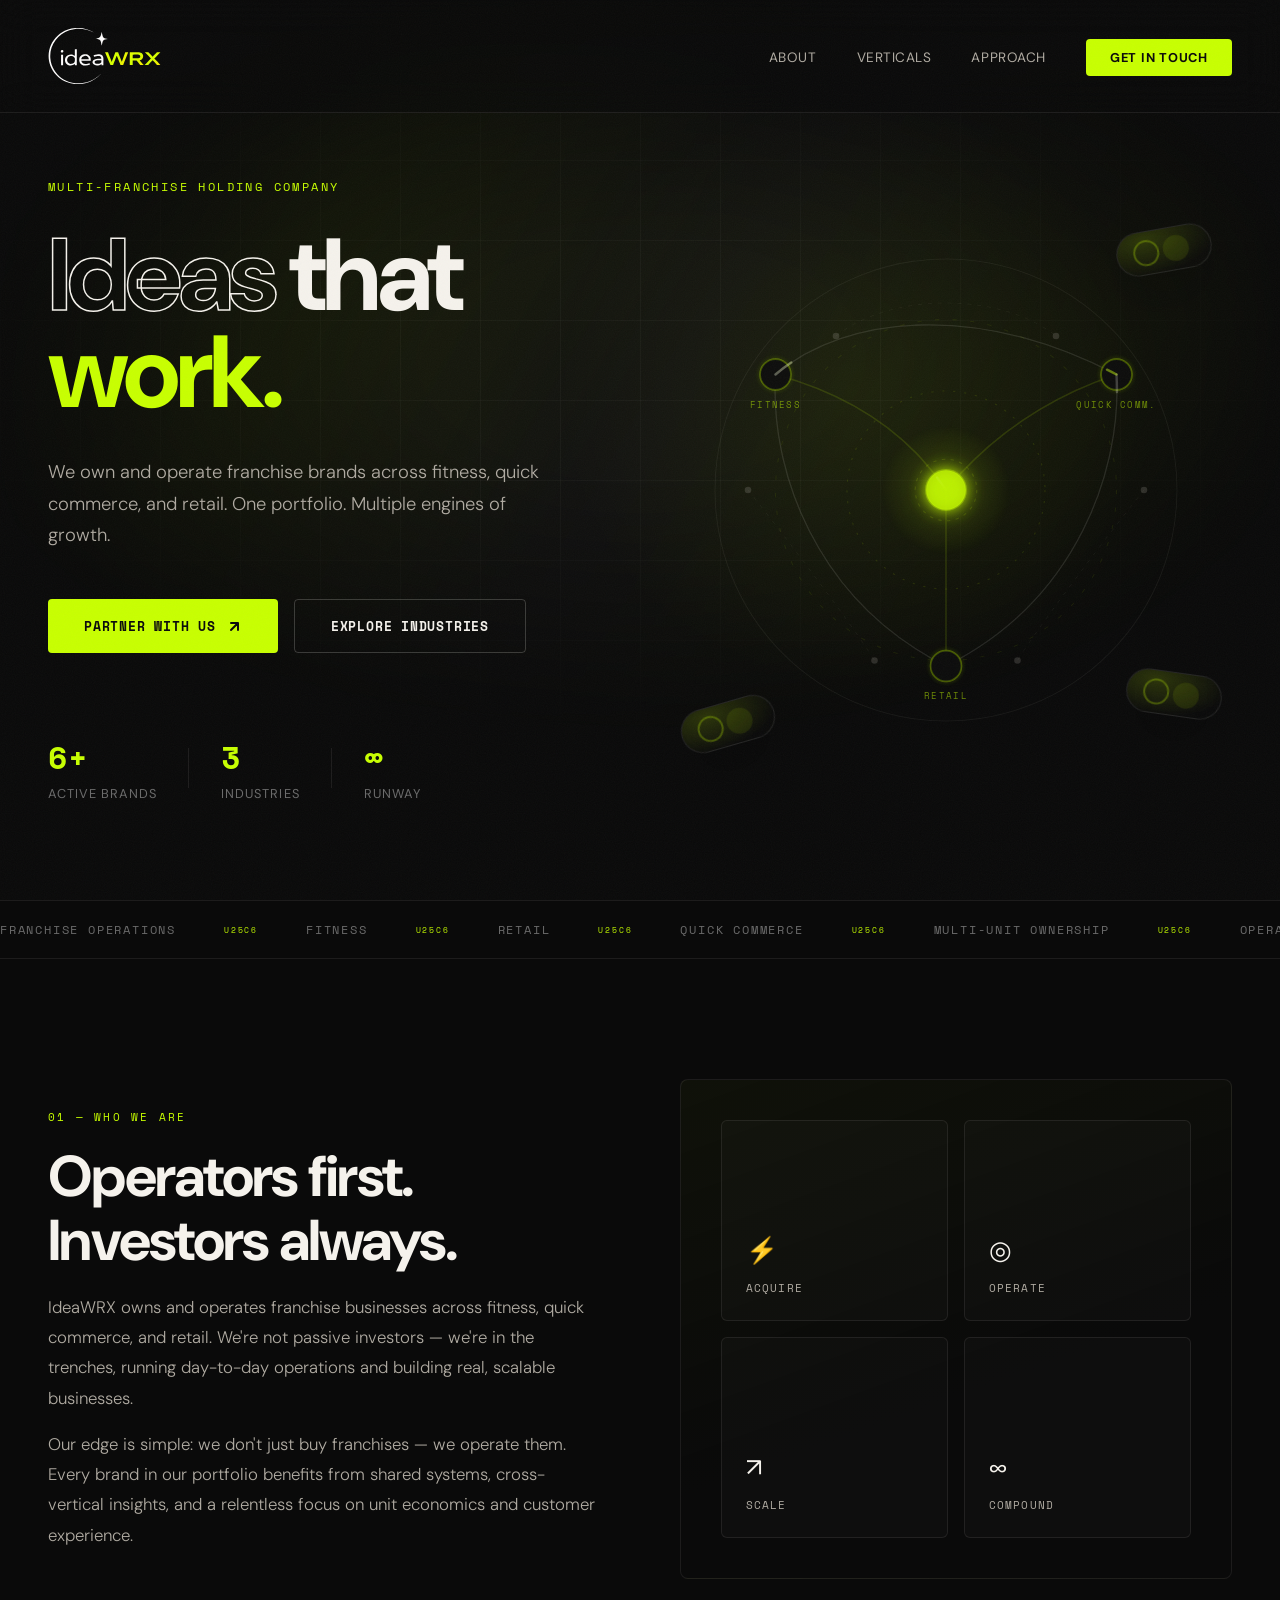
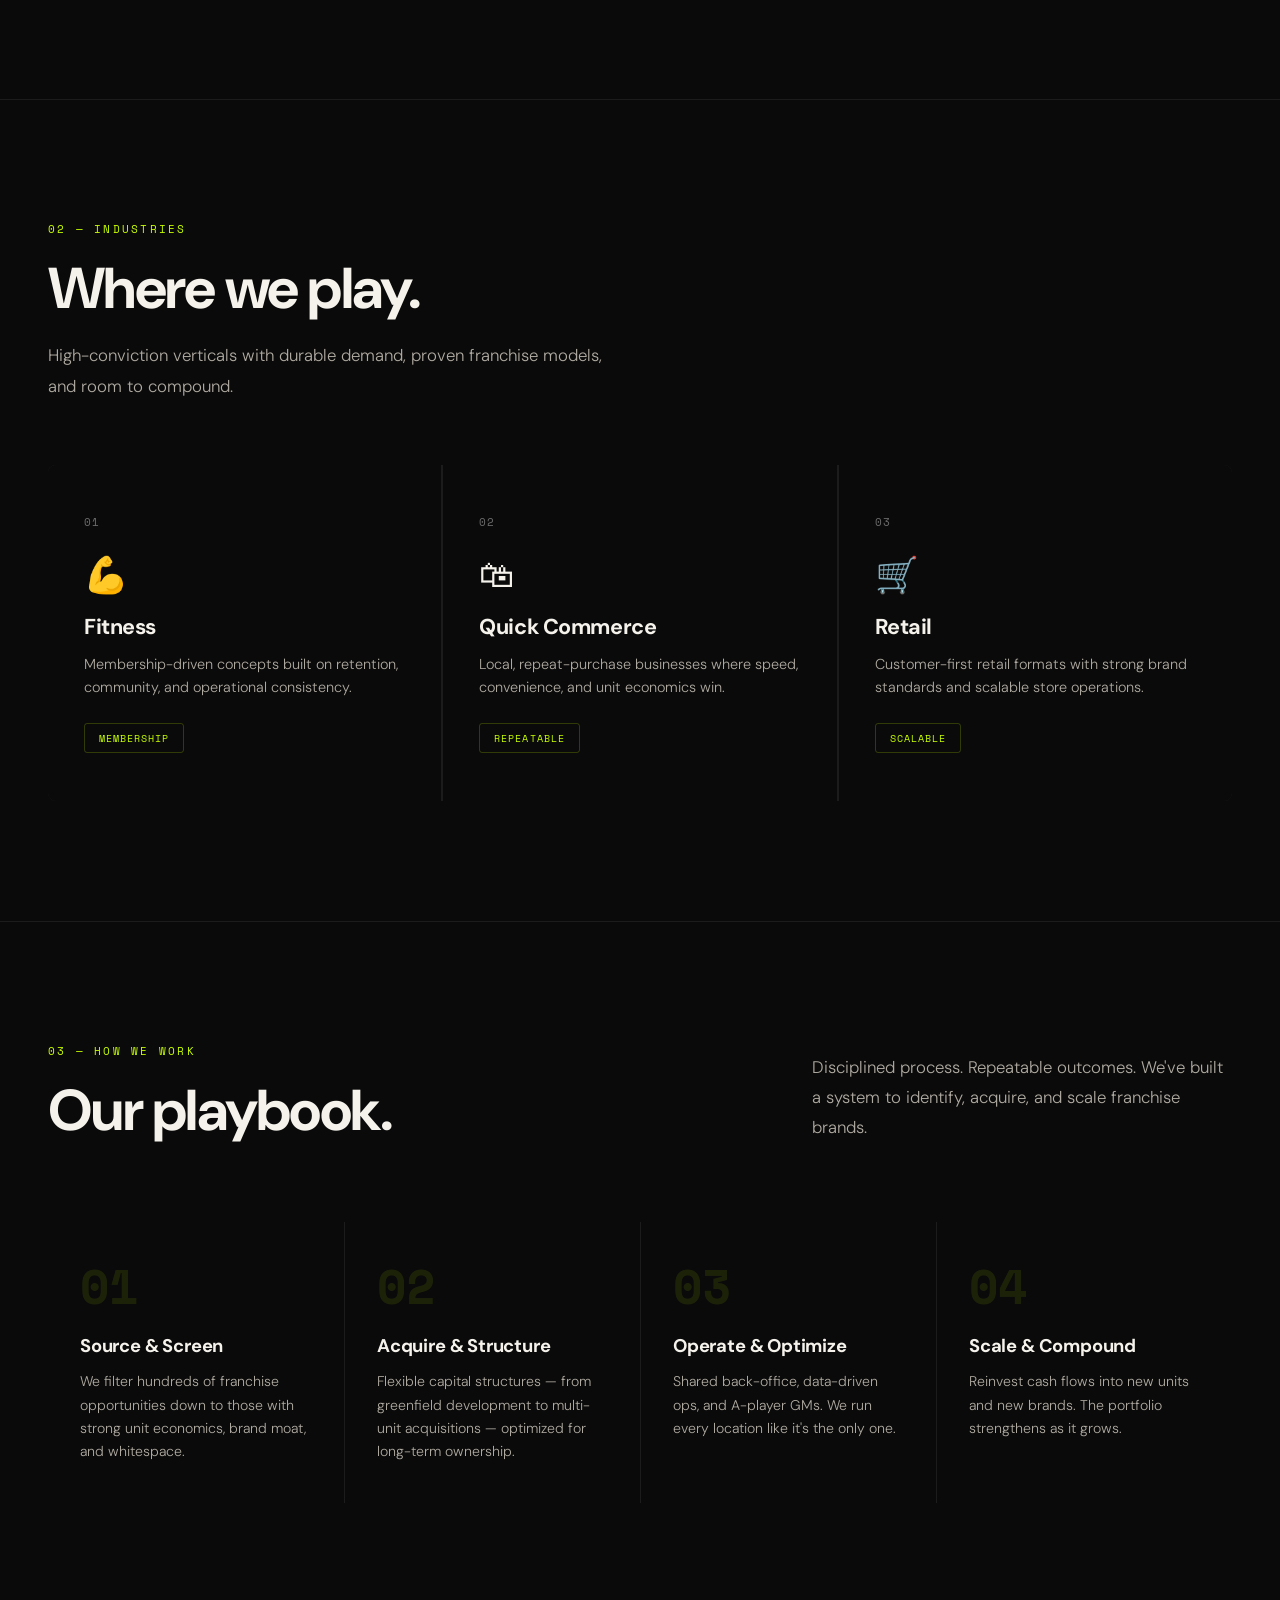
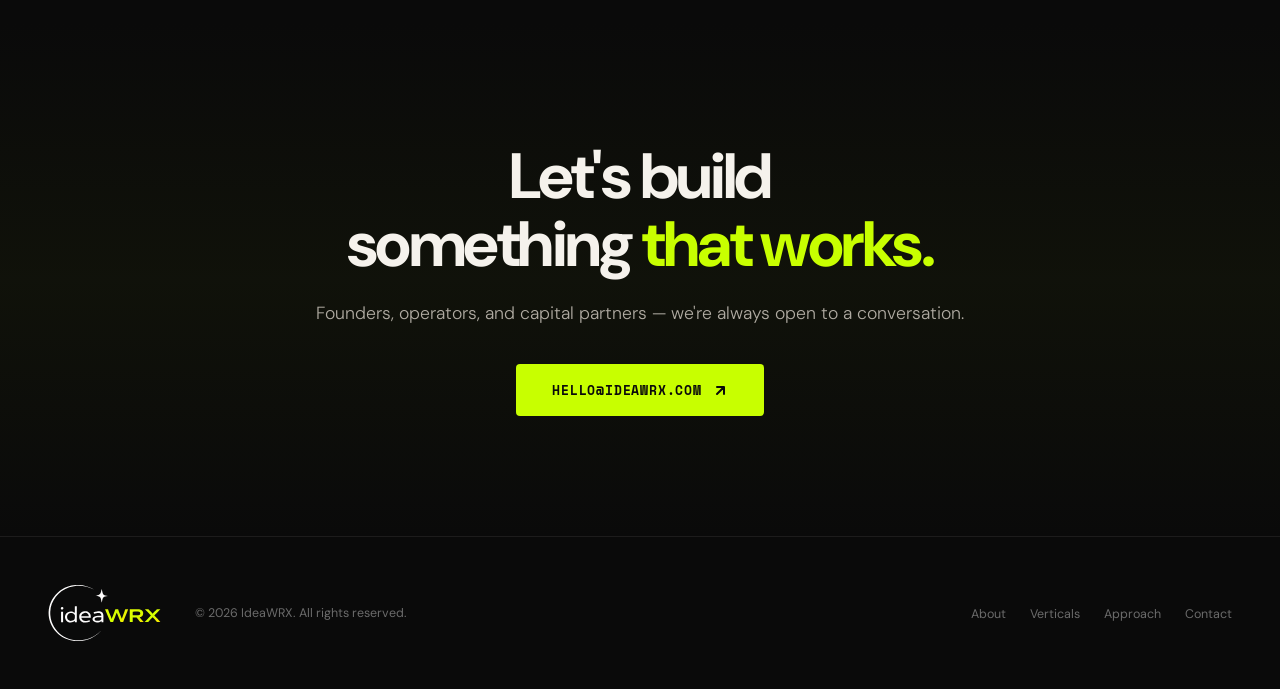
<file: index.html>
<!DOCTYPE html>
<html lang="en">
<head>
  <meta charset="UTF-8">
  <meta name="viewport" content="width=device-width, initial-scale=1.0">
  <title>IdeaWRX — Multi-Franchise Holding Company | Ideas That Work</title>
  <meta name="description" content="IdeaWRX is a multi-franchise holding company operating across fitness, quick commerce, and retail. Operators first. Investors always.">
  <meta name="keywords" content="franchise, holding company, multi-unit, fitness, quick commerce, retail, franchise operations, brand building, IdeaWRX">

  <!-- Open Graph -->
  <meta property="og:type" content="website">
  <meta property="og:title" content="IdeaWRX — Ideas That Work">
  <meta property="og:description" content="We operate franchise brands across fitness, quick commerce, and retail. One portfolio. Multiple engines of growth.">
  <meta property="og:image" content="logo/ideawrx_logo.png">
  <meta property="og:url" content="https://ideawrx.com">

  <!-- Twitter Card -->
  <meta name="twitter:card" content="summary_large_image">
  <meta name="twitter:title" content="IdeaWRX — Ideas That Work">
  <meta name="twitter:description" content="We operate franchise brands across fitness, quick commerce, and retail.">
  <meta name="twitter:image" content="logo/ideawrx_logo.png">

  <!-- Favicon -->
  <link rel="icon" type="image/svg+xml" href="favicon.svg">
  <link rel="icon" type="image/png" href="logo/ideawrx_logo.png">

  <!-- Fonts -->
  <link rel="preconnect" href="https://fonts.googleapis.com">
  <link rel="preconnect" href="https://fonts.gstatic.com" crossorigin>
  <link href="https://fonts.googleapis.com/css2?family=DM+Sans:ital,opsz,wght@0,9..40,300;0,9..40,400;0,9..40,500;0,9..40,700;1,9..40,300&family=Outfit:wght@300;400;700;800&family=Space+Mono:wght@400;700&display=swap" rel="stylesheet">

  <!-- Styles -->
  <link rel="stylesheet" href="styles.css">
</head>
<body>

<!-- SKIP LINK -->
<a href="#main" class="skip-link">Skip to main content</a>

<!-- NAV -->
<header>
  <nav aria-label="Main navigation">
    <a href="#" class="logo" aria-label="IdeaWRX home">
      <img src="logo/ideawrx_logo.svg" alt="IdeaWRX" class="logo-img">
    </a>
    <ul class="nav-links">
      <li><a href="#about">About</a></li>
      <li><a href="#verticals">Verticals</a></li>
      <li><a href="#approach">Approach</a></li>
      <li><a href="#contact" class="nav-cta">Get in Touch</a></li>
    </ul>
    <button class="hamburger" aria-label="Toggle menu" aria-expanded="false">
      <span></span>
      <span></span>
      <span></span>
    </button>
  </nav>
</header>

<!-- MOBILE NAV -->
<ul class="mobile-nav" aria-label="Mobile navigation">
  <li><a href="#about">About</a></li>
  <li><a href="#verticals">Verticals</a></li>
  <li><a href="#approach">Approach</a></li>
  <li><a href="#contact" class="nav-cta">Get in Touch</a></li>
</ul>

<!-- MAIN CONTENT -->
<main id="main">

  <!-- HERO -->
  <section class="hero" aria-label="Introduction">
    <div class="hero-grid-bg" aria-hidden="true">
      <div class="hero-visual-frame"></div>
    </div>
    <div class="hero-glow" aria-hidden="true"></div>
    <div class="hero-inner">
      <div class="hero-content">
        <div class="hero-tag">Multi-Franchise Holding Company</div>
        <h1>
          <span class="outline">Ideas</span> that<br>
          <span class="accent">work.</span>
        </h1>
        <p class="hero-sub">
          We own and operate franchise brands across fitness, quick commerce, and retail.
          One portfolio. Multiple engines of growth.
        </p>
        <div class="hero-actions">
          <a href="#contact" class="btn-primary">
            Partner With Us
            <svg width="16" height="16" fill="none" stroke="currentColor" stroke-width="2" stroke-linecap="round" stroke-linejoin="round" aria-hidden="true"><path d="M5 12l7-7M5 5h7v7"/></svg>
          </a>
          <a href="#verticals" class="btn-secondary">Explore Industries</a>
        </div>
        <div class="hero-stats">
          <div class="stat-item">
            <div class="stat-num">6+</div>
            <div class="stat-label">Active Brands</div>
          </div>
          <div class="stat-item">
            <div class="stat-num">3</div>
            <div class="stat-label">Industries</div>
          </div>
          <div class="stat-item">
            <div class="stat-num">&infin;</div>
            <div class="stat-label">Runway</div>
          </div>
        </div>
      </div>
      <div class="hero-graphic" aria-hidden="true">
        <svg class="hero-network" viewBox="0 0 520 520" role="presentation" aria-hidden="true">
          <defs>
            <linearGradient id="netGlow" x1="0" y1="0" x2="1" y2="1">
              <stop offset="0" stop-color="rgba(200,255,0,0.85)"/>
              <stop offset="0.55" stop-color="rgba(245,242,236,0.35)"/>
              <stop offset="1" stop-color="rgba(200,255,0,0.55)"/>
            </linearGradient>
            <linearGradient id="netGlow2" x1="0" y1="1" x2="1" y2="0">
              <stop offset="0" stop-color="rgba(200,255,0,0.7)"/>
              <stop offset="1" stop-color="rgba(245,242,236,0.25)"/>
            </linearGradient>
            <radialGradient id="hubGlow" cx="50%" cy="50%" r="50%">
              <stop offset="0" stop-color="rgba(200,255,0,0.4)"/>
              <stop offset="0.6" stop-color="rgba(200,255,0,0.08)"/>
              <stop offset="1" stop-color="rgba(200,255,0,0)"/>
            </radialGradient>
            <filter id="soft" x="-30%" y="-30%" width="160%" height="160%">
              <feGaussianBlur stdDeviation="2.2" result="b"/>
              <feColorMatrix in="b" type="matrix" values="
                1 0 0 0 0
                0 1 0 0 0
                0 0 1 0 0
                0 0 0 0.7 0"/>
              <feMerge>
                <feMergeNode/>
                <feMergeNode in="SourceGraphic"/>
              </feMerge>
            </filter>
            <filter id="glow" x="-50%" y="-50%" width="200%" height="200%">
              <feGaussianBlur stdDeviation="6" result="g"/>
              <feMerge>
                <feMergeNode in="g"/>
                <feMergeNode in="SourceGraphic"/>
              </feMerge>
            </filter>
          </defs>

          <!-- outer rings -->
          <circle class="net-ring" cx="260" cy="260" r="210" />
          <circle class="net-ring ring2" cx="260" cy="260" r="155" />
          <circle class="net-ring ring3" cx="260" cy="260" r="90" />

          <!-- hub glow -->
          <circle cx="260" cy="260" r="60" fill="url(#hubGlow)" class="hub-glow" />

          <!-- connections to hub -->
          <path class="net-path net-path-hub" d="M260 260 C 220 200, 160 170, 105 155" />
          <path class="net-path net-path-hub" d="M260 260 C 310 200, 370 170, 415 155" />
          <path class="net-path net-path-hub" d="M260 260 C 260 320, 260 370, 260 420" />

          <!-- inter-node connections -->
          <path class="net-path" d="M105 155 C 170 100, 290 90, 415 155" />
          <path class="net-path" d="M105 155 C 100 240, 140 360, 260 420" />
          <path class="net-path" d="M415 155 C 420 240, 380 360, 260 420" />

          <!-- secondary connections -->
          <path class="net-path net-path-dim" d="M160 120 C 210 80, 310 80, 360 120" />
          <path class="net-path net-path-dim" d="M80 260 C 120 310, 180 390, 195 415" />
          <path class="net-path net-path-dim" d="M440 260 C 400 310, 340 390, 325 415" />

          <!-- satellite micro-nodes -->
          <circle class="net-node net-node-micro" cx="160" cy="120" r="3" />
          <circle class="net-node net-node-micro" cx="360" cy="120" r="3" />
          <circle class="net-node net-node-micro" cx="80" cy="260" r="3" />
          <circle class="net-node net-node-micro" cx="440" cy="260" r="3" />
          <circle class="net-node net-node-micro" cx="195" cy="415" r="3" />
          <circle class="net-node net-node-micro" cx="325" cy="415" r="3" />

          <!-- industry nodes -->
          <g filter="url(#soft)">
            <circle class="net-node net-node-industry n-fitness" cx="105" cy="155" r="14" />
            <circle class="net-node net-node-industry n-qc" cx="415" cy="155" r="14" />
            <circle class="net-node net-node-industry n-retail" cx="260" cy="420" r="14" />
          </g>

          <!-- industry labels -->
          <text class="net-label" x="105" y="185" text-anchor="middle">FITNESS</text>
          <text class="net-label" x="415" y="185" text-anchor="middle">QUICK COMM.</text>
          <text class="net-label" x="260" y="450" text-anchor="middle">RETAIL</text>

          <!-- center hub -->
          <g filter="url(#glow)">
            <circle class="net-node net-hub" cx="260" cy="260" r="18" />
          </g>
          <circle class="net-hub-ring" cx="260" cy="260" r="28" />

          <!-- traveling signals -->
          <path class="net-signal sig1" d="M105 155 C 170 100, 290 90, 415 155" />
          <path class="net-signal sig2" d="M260 260 C 260 320, 260 370, 260 420" />
          <path class="net-signal sig3" d="M260 260 C 220 200, 160 170, 105 155" />
          <path class="net-signal sig4" d="M415 155 C 420 240, 380 360, 260 420" />
        </svg>
        <div class="hero-link l1"></div>
        <div class="hero-link l2"></div>
        <div class="hero-link l3"></div>
      </div>
    </div>
  </section>

  <!-- MARQUEE -->
  <div class="marquee-wrap" aria-hidden="true">
    <div class="marquee-track">
      <span>Franchise Operations</span>
      <span>Fitness</span>
      <span>Retail</span>
      <span>Quick Commerce</span>
      <span>Multi-Unit Ownership</span>
      <span>Operational Excellence</span>
      <span>Franchise Operations</span>
      <span>Fitness</span>
      <span>Retail</span>
      <span>Quick Commerce</span>
      <span>Multi-Unit Ownership</span>
      <span>Operational Excellence</span>
    </div>
  </div>

  <!-- ABOUT -->
  <section id="about" class="reveal" aria-labelledby="about-title">
    <div class="about">
      <div>
        <div class="section-tag">01 — Who We Are</div>
        <h2 class="section-title" id="about-title">Operators first.<br>Investors always.</h2>
        <p class="section-desc">
          IdeaWRX owns and operates franchise businesses across fitness, quick commerce, and retail.
          We're not passive investors — we're in the trenches, running day-to-day operations and building real, scalable businesses.
        </p>
        <p class="section-desc" style="margin-top: 16px;">
          Our edge is simple: we don't just buy franchises — we operate them. Every
          brand in our portfolio benefits from shared systems, cross-vertical insights,
          and a relentless focus on unit economics and customer experience.
        </p>
      </div>
      <div class="about-visual" aria-hidden="true">
        <div class="about-visual-inner">
          <div class="about-block">
            <div class="about-block-icon">&#9889;</div>
            <div class="about-block-label">Acquire</div>
          </div>
          <div class="about-block">
            <div class="about-block-icon">&#9678;</div>
            <div class="about-block-label">Operate</div>
          </div>
          <div class="about-block">
            <div class="about-block-icon">&nearr;</div>
            <div class="about-block-label">Scale</div>
          </div>
          <div class="about-block">
            <div class="about-block-icon">&infin;</div>
            <div class="about-block-label">Compound</div>
          </div>
        </div>
      </div>
    </div>
  </section>

  <!-- VERTICALS -->
  <section id="verticals" class="reveal" style="border-top: 1px solid var(--border);" aria-labelledby="verticals-title">
    <div class="section-tag">02 — Industries</div>
    <h2 class="section-title" id="verticals-title">Where we play.</h2>
    <p class="section-desc">
      High-conviction verticals with durable demand, proven franchise models, and room to compound.
    </p>
    <div class="verticals-grid">
      <div class="vertical-card">
        <div class="vertical-num">01</div>
        <div class="vertical-icon" aria-hidden="true">&#128170;</div>
        <div class="vertical-name">Fitness</div>
        <div class="vertical-desc">Membership-driven concepts built on retention, community, and operational consistency.</div>
        <div class="vertical-tag">Membership</div>
      </div>
      <div class="vertical-card">
        <div class="vertical-num">02</div>
        <div class="vertical-icon" aria-hidden="true">&#128717;</div>
        <div class="vertical-name">Quick Commerce</div>
        <div class="vertical-desc">Local, repeat-purchase businesses where speed, convenience, and unit economics win.</div>
        <div class="vertical-tag">Repeatable</div>
      </div>
      <div class="vertical-card">
        <div class="vertical-num">03</div>
        <div class="vertical-icon" aria-hidden="true">&#128722;</div>
        <div class="vertical-name">Retail</div>
        <div class="vertical-desc">Customer-first retail formats with strong brand standards and scalable store operations.</div>
        <div class="vertical-tag">Scalable</div>
      </div>
    </div>
  </section>

  <!-- APPROACH -->
  <section id="approach" class="approach reveal" aria-labelledby="approach-title">
    <div class="approach-header">
      <div>
        <div class="section-tag">03 — How We Work</div>
        <h2 class="section-title" id="approach-title">Our playbook.</h2>
      </div>
      <p class="section-desc" style="margin-top: 0; max-width: 420px;">
        Disciplined process. Repeatable outcomes. We've built a system to identify, acquire, and scale franchise brands.
      </p>
    </div>
    <div class="approach-steps">
      <div class="approach-step">
        <div class="step-num">01</div>
        <div class="step-title">Source &amp; Screen</div>
        <div class="step-desc">We filter hundreds of franchise opportunities down to those with strong unit economics, brand moat, and whitespace.</div>
      </div>
      <div class="approach-step">
        <div class="step-num">02</div>
        <div class="step-title">Acquire &amp; Structure</div>
        <div class="step-desc">Flexible capital structures — from greenfield development to multi-unit acquisitions — optimized for long-term ownership.</div>
      </div>
      <div class="approach-step">
        <div class="step-num">03</div>
        <div class="step-title">Operate &amp; Optimize</div>
        <div class="step-desc">Shared back-office, data-driven ops, and A-player GMs. We run every location like it's the only one.</div>
      </div>
      <div class="approach-step">
        <div class="step-num">04</div>
        <div class="step-title">Scale &amp; Compound</div>
        <div class="step-desc">Reinvest cash flows into new units and new brands. The portfolio strengthens as it grows.</div>
      </div>
    </div>
  </section>

  <!-- CTA -->
  <section class="cta-band reveal" id="contact" aria-labelledby="cta-title">
    <div class="cta-band-bg" aria-hidden="true"></div>
    <h2 id="cta-title">Let's build<br>something <span style="color: var(--accent);">that works.</span></h2>
    <p>Founders, operators, and capital partners — we're always open to a conversation.</p>
    <a href="mailto:hello@ideawrx.com" class="btn-primary">
      hello@ideawrx.com
      <svg width="16" height="16" fill="none" stroke="currentColor" stroke-width="2" stroke-linecap="round" stroke-linejoin="round" aria-hidden="true"><path d="M5 12l7-7M5 5h7v7"/></svg>
    </a>
  </section>

</main>

<!-- SCROLL TO TOP -->
<button class="scroll-top" aria-label="Scroll to top">
  <svg viewBox="0 0 24 24" fill="none" stroke="currentColor" stroke-width="2.5" stroke-linecap="round" stroke-linejoin="round" aria-hidden="true">
    <path d="M18 15l-6-6-6 6"/>
  </svg>
</button>

<!-- FOOTER -->
<footer>
  <div class="footer-left">
    <a href="#" class="logo" aria-label="IdeaWRX home">
      <img src="logo/ideawrx_logo.svg" alt="IdeaWRX" class="logo-img" loading="lazy">
    </a>
    <span class="footer-copy">&copy; 2026 IdeaWRX. All rights reserved.</span>
  </div>
  <ul class="footer-links">
    <li><a href="#about">About</a></li>
    <li><a href="#verticals">Verticals</a></li>
    <li><a href="#approach">Approach</a></li>
    <li><a href="mailto:hello@ideawrx.com">Contact</a></li>
  </ul>
</footer>

<script src="script.js"></script>
</body>
</html>
</file>
<file: styles.css>
:root {
  --black: #0a0a0a;
  --white: #f5f2ec;
  --cream: #ede8df;
  --accent: #c8ff00;
  --accent-dim: #a3cc00;
  --gray: #6b6b6b;
  --gray-light: #b0aba2;
  --border: rgba(245, 242, 236, 0.08);
}

* { margin: 0; padding: 0; box-sizing: border-box; }

html {
  scroll-behavior: smooth;
  background: var(--black);
  color: var(--white);
}

a:focus-visible,
button:focus-visible {
  outline: 2px solid var(--accent);
  outline-offset: 2px;
}

body {
  font-family: 'DM Sans', sans-serif;
  background: var(--black);
  overflow-x: hidden;
  -webkit-font-smoothing: antialiased;
}

::selection {
  background: var(--accent);
  color: var(--black);
}

/* ── SKIP LINK ── */
.skip-link {
  position: absolute;
  top: -100%;
  left: 16px;
  z-index: 200;
  background: var(--accent);
  color: var(--black);
  padding: 12px 24px;
  font-weight: 700;
  font-size: 0.85rem;
  text-decoration: none;
  border-radius: 0 0 4px 4px;
  transition: top 0.3s;
}

.skip-link:focus {
  top: 0;
}

/* ── NOISE OVERLAY ── */
body::before {
  content: '';
  position: fixed;
  inset: 0;
  z-index: 9999;
  pointer-events: none;
  opacity: 0.035;
  background-image: url("data:image/svg+xml,%3Csvg viewBox='0 0 256 256' xmlns='http://www.w3.org/2000/svg'%3E%3Cfilter id='n'%3E%3CfeTurbulence type='fractalNoise' baseFrequency='0.9' numOctaves='4' stitchTiles='stitch'/%3E%3C/filter%3E%3Crect width='100%25' height='100%25' filter='url(%23n)'/%3E%3C/svg%3E");
  background-size: 256px;
}

/* ── NAV ── */
nav {
  position: fixed;
  top: 0;
  left: 0;
  right: 0;
  z-index: 100;
  padding: 28px 48px;
  display: flex;
  align-items: center;
  justify-content: space-between;
  backdrop-filter: blur(20px);
  -webkit-backdrop-filter: blur(20px);
  background: rgba(10, 10, 10, 0.6);
  border-bottom: 1px solid var(--border);
  transition: all 0.4s ease;
}

nav.scrolled {
  padding: 16px 48px;
  background: rgba(10, 10, 10, 0.9);
}

nav.scrolled .logo-img {
  height: 44px;
}

.logo {
  display: inline-flex;
  align-items: center;
  text-decoration: none;
}

.logo-img {
  height: 56px;
  width: auto;
  transition: all 0.3s ease;
}

.logo:hover .logo-img {
  opacity: 0.85;
}

.nav-links {
  display: flex;
  gap: 40px;
  align-items: center;
  list-style: none;
}

.nav-links a {
  color: var(--gray-light);
  text-decoration: none;
  font-size: 0.85rem;
  font-weight: 400;
  letter-spacing: 0.04em;
  text-transform: uppercase;
  transition: color 0.3s;
}

.nav-links a:hover { color: var(--white); }

.nav-cta {
  background: var(--accent) !important;
  color: var(--black) !important;
  padding: 10px 24px;
  border-radius: 4px;
  font-weight: 700 !important;
  font-size: 0.8rem !important;
  letter-spacing: 0.06em !important;
  transition: all 0.25s ease !important;
}

.nav-cta:hover {
  background: var(--white) !important;
  transform: translateY(-1px);
}

/* ── HAMBURGER ── */
.hamburger {
  display: none;
  flex-direction: column;
  justify-content: center;
  gap: 5px;
  width: 28px;
  height: 28px;
  background: none;
  border: none;
  cursor: pointer;
  padding: 0;
  z-index: 110;
}

.hamburger span {
  display: block;
  width: 100%;
  height: 2px;
  background: var(--white);
  border-radius: 2px;
  transition: all 0.3s ease;
  transform-origin: center;
}

.hamburger.active span:nth-child(1) {
  transform: rotate(45deg) translate(5px, 5px);
}

.hamburger.active span:nth-child(2) {
  opacity: 0;
}

.hamburger.active span:nth-child(3) {
  transform: rotate(-45deg) translate(5px, -5px);
}

/* ── MOBILE NAV OVERLAY ── */
.mobile-nav {
  display: none;
  position: fixed;
  inset: 0;
  z-index: 99;
  background: rgba(10, 10, 10, 0.97);
  backdrop-filter: blur(20px);
  -webkit-backdrop-filter: blur(20px);
  flex-direction: column;
  justify-content: center;
  align-items: center;
  gap: 32px;
  list-style: none;
  opacity: 0;
  pointer-events: none;
  transition: opacity 0.4s ease;
}

.mobile-nav.open {
  opacity: 1;
  pointer-events: all;
}

.mobile-nav a {
  color: var(--white);
  text-decoration: none;
  font-family: 'Outfit', sans-serif;
  font-size: 1.8rem;
  font-weight: 300;
  letter-spacing: 0.02em;
  transition: color 0.3s;
}

.mobile-nav a:hover {
  color: var(--accent);
}

.mobile-nav .nav-cta {
  font-size: 1rem !important;
  padding: 14px 32px;
}

/* ── HERO ── */
.hero {
  min-height: 100vh;
  display: flex;
  flex-direction: column;
  justify-content: center;
  padding: 160px 48px 80px;
  position: relative;
  overflow: hidden;
}

.hero-inner {
  position: relative;
  z-index: 1;
  display: grid;
  grid-template-columns: 1fr 1fr;
  align-items: center;
  gap: 40px;
}

.hero-content {
  min-width: 0;
}

.hero-grid-bg {
  position: absolute;
  inset: 0;
  background-image:
    linear-gradient(rgba(245, 242, 236, 0.03) 1px, transparent 1px),
    linear-gradient(90deg, rgba(245, 242, 236, 0.03) 1px, transparent 1px);
  background-size: 80px 80px;
  mask-image: radial-gradient(ellipse 80% 60% at 50% 40%, black 20%, transparent 70%);
  -webkit-mask-image: radial-gradient(ellipse 80% 60% at 50% 40%, black 20%, transparent 70%);
}

.hero-glow {
  position: absolute;
  width: 600px;
  height: 600px;
  border-radius: 50%;
  background: radial-gradient(circle, rgba(200, 255, 0, 0.06) 0%, transparent 70%);
  top: 10%;
  right: 10%;
  pointer-events: none;
  animation: glowPulse 8s ease-in-out infinite;
}

/* ── HERO VISUAL (MICRO-ANIMATIONS) ── */
/* hero-visual block removed; network now lives in hero-grid-bg */

.hero-visual-frame {
  position: absolute;
  inset: -2px;
  background: linear-gradient(
    120deg,
    rgba(200, 255, 0, 0.0) 0%,
    rgba(200, 255, 0, 0.18) 25%,
    rgba(245, 242, 236, 0.08) 50%,
    rgba(200, 255, 0, 0.16) 75%,
    rgba(200, 255, 0, 0.0) 100%
  );
  filter: blur(18px);
  opacity: 0.45;
  animation: frameSweep 8s ease-in-out infinite;
  pointer-events: none;
}

@keyframes frameSweep {
  0%, 100% { transform: translateX(-6%) translateY(0); opacity: 0.35; }
  50% { transform: translateX(6%) translateY(-2%); opacity: 0.55; }
}

/* ── HERO GRAPHIC (right column) ── */
.hero-graphic {
  position: relative;
  width: 100%;
  aspect-ratio: 1;
  justify-self: stretch;
}

/* ── ABSTRACT NETWORK / CHAIN ── */
.hero-network {
  position: absolute;
  inset: 0;
  width: 100%;
  height: 100%;
  padding: 0;
  opacity: 0.95;
}

.net-ring {
  fill: none;
  stroke: rgba(245, 242, 236, 0.06);
  stroke-width: 1;
}

.net-ring.ring2 {
  stroke: rgba(200, 255, 0, 0.08);
  stroke-dasharray: 4 12;
  animation: ringSpin 22s linear infinite;
  transform-origin: 260px 260px;
}

.net-ring.ring3 {
  stroke: rgba(200, 255, 0, 0.12);
  stroke-dasharray: 2 8;
  animation: ringSpin 14s linear infinite reverse;
  transform-origin: 260px 260px;
}

@keyframes ringSpin {
  to { transform: rotate(360deg); }
}

.hub-glow {
  animation: hubPulse 4s ease-in-out infinite;
}

@keyframes hubPulse {
  0%, 100% { opacity: 0.6; }
  50% { opacity: 1; }
}

.net-path {
  fill: none;
  stroke: rgba(245, 242, 236, 0.12);
  stroke-width: 1.2;
  stroke-linecap: round;
}

.net-path-hub {
  stroke: rgba(200, 255, 0, 0.15);
  stroke-width: 1.4;
}

.net-path-dim {
  stroke: rgba(245, 242, 236, 0.06);
  stroke-width: 0.8;
  stroke-dasharray: 3 6;
}

.net-node {
  fill: rgba(10, 10, 10, 0.85);
  stroke: rgba(245, 242, 236, 0.22);
  stroke-width: 1.2;
  transform-origin: center;
}

.net-node-micro {
  fill: rgba(245, 242, 236, 0.15);
  stroke: none;
  animation: microPulse 4s ease-in-out infinite;
}

.net-node-micro:nth-child(2) { animation-delay: 0.7s; }
.net-node-micro:nth-child(3) { animation-delay: 1.4s; }
.net-node-micro:nth-child(4) { animation-delay: 2.1s; }
.net-node-micro:nth-child(5) { animation-delay: 2.8s; }
.net-node-micro:nth-child(6) { animation-delay: 3.5s; }

@keyframes microPulse {
  0%, 100% { opacity: 0.3; r: 3; }
  50% { opacity: 0.8; r: 4; }
}

.net-node-industry {
  fill: rgba(10, 10, 10, 0.9);
  stroke: rgba(200, 255, 0, 0.3);
  stroke-width: 1.5;
  animation: industryPulse 5s ease-in-out infinite;
}

.net-node-industry.n-qc { animation-delay: 1.6s; }
.net-node-industry.n-retail { animation-delay: 3.2s; }

@keyframes industryPulse {
  0%, 100% { stroke: rgba(200, 255, 0, 0.3); stroke-width: 1.5; }
  50% { stroke: rgba(200, 255, 0, 0.55); stroke-width: 2; }
}

.net-label {
  font-family: 'Space Mono', monospace;
  font-size: 8px;
  fill: rgba(200, 255, 0, 0.55);
  letter-spacing: 0.15em;
}

.net-hub {
  fill: rgba(200, 255, 0, 0.85);
  stroke: rgba(200, 255, 0, 0.4);
  stroke-width: 2;
  animation: nodePulse 3.2s ease-in-out infinite;
}

.net-hub-ring {
  fill: none;
  stroke: rgba(200, 255, 0, 0.15);
  stroke-width: 1;
  stroke-dasharray: 3 5;
  animation: ringSpin 8s linear infinite;
  transform-origin: 260px 260px;
}

@keyframes nodePulse {
  0%, 100% { transform: scale(1); opacity: 0.95; }
  50% { transform: scale(1.08); opacity: 1; }
}

.net-signal {
  fill: none;
  stroke: url(#netGlow);
  stroke-width: 2.2;
  stroke-linecap: round;
  stroke-dasharray: 18 300;
  opacity: 0.9;
}

.net-signal.sig1 {
  animation: signalTravel 3.2s ease-in-out infinite;
}

.net-signal.sig2 {
  stroke: url(#netGlow2);
  stroke-dasharray: 12 200;
  animation: signalTravel2 2.6s ease-in-out infinite 1s;
}

.net-signal.sig3 {
  stroke-dasharray: 14 250;
  animation: signalTravel3 3.8s ease-in-out infinite 0.5s;
}

.net-signal.sig4 {
  stroke: url(#netGlow2);
  stroke-dasharray: 16 350;
  animation: signalTravel4 4.2s ease-in-out infinite 2s;
}

@keyframes signalTravel {
  0% { stroke-dashoffset: 0; opacity: 0.3; }
  30% { opacity: 1; }
  100% { stroke-dashoffset: -318; opacity: 0.4; }
}

@keyframes signalTravel2 {
  0% { stroke-dashoffset: 0; opacity: 0.3; }
  40% { opacity: 0.9; }
  100% { stroke-dashoffset: -212; opacity: 0.3; }
}

@keyframes signalTravel3 {
  0% { stroke-dashoffset: 0; opacity: 0.2; }
  35% { opacity: 0.85; }
  100% { stroke-dashoffset: -264; opacity: 0.3; }
}

@keyframes signalTravel4 {
  0% { stroke-dashoffset: 0; opacity: 0.25; }
  30% { opacity: 0.9; }
  100% { stroke-dashoffset: -366; opacity: 0.3; }
}

.hero-link {
  position: absolute;
  width: 96px;
  height: 44px;
  border-radius: 999px;
  border: 1px solid rgba(245, 242, 236, 0.12);
  background: rgba(10, 10, 10, 0.35);
  backdrop-filter: blur(18px);
  -webkit-backdrop-filter: blur(18px);
  box-shadow: 0 18px 60px rgba(0, 0, 0, 0.35);
  opacity: 0.85;
  overflow: hidden;
}

.hero-link::before {
  content: '';
  position: absolute;
  inset: 0;
  background: radial-gradient(120px 60px at 30% 20%, rgba(200, 255, 0, 0.22), transparent 60%);
  opacity: 0.9;
}

.hero-link::after {
  content: '';
  position: absolute;
  left: 16px;
  top: 50%;
  width: 22px;
  height: 22px;
  border-radius: 999px;
  transform: translateY(-50%);
  border: 2px solid rgba(200, 255, 0, 0.35);
  box-shadow: 30px 0 0 0 rgba(200, 255, 0, 0.12);
  opacity: 0.95;
}

.hero-link.l1 { top: 24px; right: 20px; transform: rotate(-10deg); animation: linkDrift 7.2s ease-in-out infinite; }
.hero-link.l2 { bottom: 60px; right: 10px; transform: rotate(8deg); animation: linkDrift 8.4s ease-in-out infinite 0.6s; }
.hero-link.l3 { bottom: 30px; left: 20px; transform: rotate(-16deg); animation: linkDrift 9.4s ease-in-out infinite 1.2s; }

@keyframes linkDrift {
  0%, 100% { translate: 0 0; }
  50% { translate: 10px -10px; }
}

@keyframes glowPulse {
  0%, 100% { opacity: 0.6; transform: scale(1); }
  50% { opacity: 1; transform: scale(1.15); }
}

.hero-tag {
  font-family: 'Space Mono', monospace;
  font-size: 0.75rem;
  letter-spacing: 0.2em;
  text-transform: uppercase;
  color: var(--accent);
  margin-bottom: 32px;
  opacity: 0;
  animation: fadeUp 0.8s ease forwards 0.2s;
}

.hero h1 {
  font-size: clamp(3.5rem, 8vw, 8rem);
  font-weight: 700;
  line-height: 0.95;
  letter-spacing: -0.04em;
  max-width: 900px;
  opacity: 0;
  animation: fadeUp 0.8s ease forwards 0.4s;
}

.hero h1 .outline {
  -webkit-text-stroke: 1.5px var(--white);
  color: transparent;
}

.hero h1 .accent {
  color: var(--accent);
}

.hero-sub {
  margin-top: 36px;
  font-size: 1.15rem;
  font-weight: 300;
  color: var(--gray-light);
  max-width: 520px;
  line-height: 1.7;
  opacity: 0;
  animation: fadeUp 0.8s ease forwards 0.6s;
}

.hero-actions {
  margin-top: 48px;
  display: flex;
  gap: 16px;
  opacity: 0;
  animation: fadeUp 0.8s ease forwards 0.8s;
}

.btn-primary {
  display: inline-flex;
  align-items: center;
  gap: 10px;
  background: var(--accent);
  color: var(--black);
  padding: 16px 36px;
  font-family: 'Space Mono', monospace;
  font-size: 0.82rem;
  font-weight: 700;
  letter-spacing: 0.06em;
  text-transform: uppercase;
  text-decoration: none;
  border-radius: 4px;
  transition: all 0.3s ease;
  border: none;
  cursor: pointer;
}

.btn-primary:hover {
  background: var(--white);
  transform: translateY(-2px);
  box-shadow: 0 8px 30px rgba(200, 255, 0, 0.15);
}

.btn-secondary {
  display: inline-flex;
  align-items: center;
  gap: 10px;
  background: transparent;
  color: var(--white);
  padding: 16px 36px;
  font-family: 'Space Mono', monospace;
  font-size: 0.82rem;
  font-weight: 700;
  letter-spacing: 0.06em;
  text-transform: uppercase;
  text-decoration: none;
  border-radius: 4px;
  border: 1px solid rgba(245, 242, 236, 0.2);
  transition: all 0.3s ease;
  cursor: pointer;
}

.btn-secondary:hover {
  border-color: var(--white);
  background: rgba(245, 242, 236, 0.05);
}

.hero-stats {
  margin-top: 80px;
  display: flex;
  gap: 64px;
  opacity: 0;
  animation: fadeUp 0.8s ease forwards 1s;
}

.stat-item {
  position: relative;
}

.stat-item::after {
  content: '';
  position: absolute;
  right: -32px;
  top: 50%;
  transform: translateY(-50%);
  width: 1px;
  height: 40px;
  background: var(--border);
}

.stat-item:last-child::after { display: none; }

.stat-num {
  font-family: 'Space Mono', monospace;
  font-size: 2rem;
  font-weight: 700;
  color: var(--accent);
}

.stat-label {
  font-size: 0.8rem;
  color: var(--gray);
  text-transform: uppercase;
  letter-spacing: 0.08em;
  margin-top: 4px;
}

@keyframes fadeUp {
  from { opacity: 0; transform: translateY(30px); }
  to { opacity: 1; transform: translateY(0); }
}

/* ── MARQUEE ── */
.marquee-wrap {
  border-top: 1px solid var(--border);
  border-bottom: 1px solid var(--border);
  padding: 20px 0;
  overflow: hidden;
  position: relative;
}

.marquee-track {
  display: flex;
  gap: 48px;
  animation: scroll 30s linear infinite;
  width: max-content;
}

.marquee-track span {
  font-family: 'Space Mono', monospace;
  font-size: 0.75rem;
  letter-spacing: 0.15em;
  text-transform: uppercase;
  color: var(--gray);
  white-space: nowrap;
  display: flex;
  align-items: center;
  gap: 48px;
}

.marquee-track span::after {
  content: '\u25C6';
  color: var(--accent);
  font-size: 0.5rem;
}

@keyframes scroll {
  0% { transform: translateX(0); }
  100% { transform: translateX(-50%); }
}

/* ── SECTION SHARED ── */
section {
  padding: 120px 48px;
}

.section-tag {
  font-family: 'Space Mono', monospace;
  font-size: 0.7rem;
  letter-spacing: 0.2em;
  text-transform: uppercase;
  color: var(--accent);
  margin-bottom: 20px;
}

.section-title {
  font-size: clamp(2.2rem, 4.5vw, 3.8rem);
  font-weight: 700;
  letter-spacing: -0.03em;
  line-height: 1.1;
  max-width: 700px;
}

.section-desc {
  font-size: 1.05rem;
  font-weight: 300;
  color: var(--gray-light);
  line-height: 1.8;
  max-width: 560px;
  margin-top: 20px;
}

/* ── ABOUT ── */
.about {
  display: grid;
  grid-template-columns: 1fr 1fr;
  gap: 80px;
  align-items: center;
}

.about-visual {
  position: relative;
  height: 500px;
  border-radius: 8px;
  overflow: hidden;
  border: 1px solid var(--border);
  background: linear-gradient(160deg, rgba(200, 255, 0, 0.03) 0%, rgba(10, 10, 10, 1) 60%);
}

.about-visual-inner {
  position: absolute;
  inset: 40px;
  display: grid;
  grid-template-columns: 1fr 1fr;
  grid-template-rows: 1fr 1fr;
  gap: 16px;
}

.about-block {
  border: 1px solid var(--border);
  border-radius: 6px;
  padding: 24px;
  display: flex;
  flex-direction: column;
  justify-content: flex-end;
  background: rgba(245, 242, 236, 0.02);
  transition: all 0.4s ease;
}

.about-block:hover {
  background: rgba(200, 255, 0, 0.04);
  border-color: rgba(200, 255, 0, 0.15);
}

.about-block-icon {
  font-size: 1.6rem;
  margin-bottom: 12px;
}

.about-block-label {
  font-family: 'Space Mono', monospace;
  font-size: 0.7rem;
  letter-spacing: 0.1em;
  text-transform: uppercase;
  color: var(--gray-light);
}

/* ── VERTICALS ── */
.verticals-grid {
  display: grid;
  grid-template-columns: repeat(3, 1fr);
  gap: 2px;
  margin-top: 64px;
  background: var(--border);
  border-radius: 8px;
  overflow: hidden;
}

.vertical-card {
  background: var(--black);
  padding: 48px 36px;
  position: relative;
  transition: all 0.5s ease;
  cursor: default;
  overflow: hidden;
}

.vertical-card::before {
  content: '';
  position: absolute;
  inset: 0;
  background: linear-gradient(180deg, rgba(200, 255, 0, 0.04) 0%, transparent 60%);
  opacity: 0;
  transition: opacity 0.5s ease;
}

.vertical-card:hover::before { opacity: 1; }

.vertical-num {
  font-family: 'Space Mono', monospace;
  font-size: 0.7rem;
  color: var(--gray);
  letter-spacing: 0.1em;
  margin-bottom: 28px;
  position: relative;
}

.vertical-icon {
  font-size: 2.2rem;
  margin-bottom: 20px;
  position: relative;
  display: block;
  line-height: 1;
}

.vertical-name {
  font-size: 1.35rem;
  font-weight: 700;
  letter-spacing: -0.02em;
  margin-bottom: 12px;
  position: relative;
}

.vertical-desc {
  font-size: 0.9rem;
  font-weight: 300;
  color: var(--gray-light);
  line-height: 1.6;
  position: relative;
}

.vertical-tag {
  margin-top: 24px;
  display: inline-block;
  font-family: 'Space Mono', monospace;
  font-size: 0.65rem;
  letter-spacing: 0.1em;
  text-transform: uppercase;
  color: var(--accent);
  border: 1px solid rgba(200, 255, 0, 0.2);
  padding: 6px 14px;
  border-radius: 3px;
  position: relative;
}

/* ── APPROACH ── */
.approach {
  border-top: 1px solid var(--border);
}

.approach-header {
  display: flex;
  justify-content: space-between;
  align-items: flex-end;
  margin-bottom: 80px;
}

.approach-steps {
  display: grid;
  grid-template-columns: repeat(4, 1fr);
  gap: 0;
  position: relative;
}

.approach-step {
  padding: 40px 32px;
  border-left: 1px solid var(--border);
  position: relative;
  transition: background 0.4s ease;
}

.approach-step:first-child { border-left: none; }

.approach-step:hover {
  background: rgba(200, 255, 0, 0.02);
}

.step-num {
  font-family: 'Space Mono', monospace;
  font-size: 3rem;
  font-weight: 700;
  color: rgba(200, 255, 0, 0.1);
  line-height: 1;
  margin-bottom: 24px;
}

.step-title {
  font-size: 1.15rem;
  font-weight: 700;
  margin-bottom: 12px;
  letter-spacing: -0.01em;
}

.step-desc {
  font-size: 0.88rem;
  font-weight: 300;
  color: var(--gray-light);
  line-height: 1.65;
}

/* ── CTA BAND ── */
.cta-band {
  padding: 120px 48px;
  text-align: center;
  position: relative;
  overflow: hidden;
}

.cta-band-bg {
  position: absolute;
  inset: 0;
  background: linear-gradient(180deg, var(--black) 0%, rgba(200, 255, 0, 0.03) 50%, var(--black) 100%);
}

.cta-band h2 {
  font-size: clamp(2.5rem, 5vw, 4.5rem);
  font-weight: 700;
  letter-spacing: -0.04em;
  line-height: 1.05;
  position: relative;
  max-width: 750px;
  margin: 0 auto;
}

.cta-band p {
  font-size: 1.1rem;
  font-weight: 300;
  color: var(--gray-light);
  margin-top: 24px;
  position: relative;
}

.cta-band .btn-primary {
  margin-top: 40px;
  position: relative;
}

/* ── SCROLL TO TOP ── */
.scroll-top {
  position: fixed;
  bottom: 32px;
  right: 32px;
  z-index: 90;
  width: 44px;
  height: 44px;
  border-radius: 50%;
  background: var(--accent);
  color: var(--black);
  border: none;
  cursor: pointer;
  display: flex;
  align-items: center;
  justify-content: center;
  opacity: 0;
  pointer-events: none;
  transform: translateY(12px);
  transition: all 0.3s ease;
  box-shadow: 0 4px 20px rgba(200, 255, 0, 0.2);
}

.scroll-top.visible {
  opacity: 1;
  pointer-events: all;
  transform: translateY(0);
}

.scroll-top:hover {
  background: var(--white);
  transform: translateY(-2px);
}

.scroll-top svg {
  width: 20px;
  height: 20px;
}

/* ── FOOTER ── */
footer {
  padding: 48px;
  border-top: 1px solid var(--border);
  display: flex;
  justify-content: space-between;
  align-items: center;
}

.footer-left {
  display: flex;
  align-items: center;
  gap: 32px;
}

.footer-copy {
  font-size: 0.78rem;
  color: var(--gray);
}

.footer-links {
  display: flex;
  gap: 24px;
  list-style: none;
}

.footer-links a {
  font-size: 0.78rem;
  color: var(--gray);
  text-decoration: none;
  transition: color 0.3s;
}

.footer-links a:hover { color: var(--white); }

/* ── SCROLL REVEAL ── */
.reveal {
  opacity: 0;
  transform: translateY(30px);
  transition: opacity 0.8s ease, transform 0.8s ease;
}

.reveal.visible {
  opacity: 1;
  transform: translateY(0);
}

/* ── RESPONSIVE ── */
@media (max-width: 1024px) {
  .about { grid-template-columns: 1fr; }
  .verticals-grid { grid-template-columns: 1fr; }
  .approach-steps { grid-template-columns: repeat(2, 1fr); }
  .approach-step { border-bottom: 1px solid var(--border); }
  .hero-inner { grid-template-columns: 1fr; }
  .hero-graphic { max-width: 420px; justify-self: center; }
}

@media (max-width: 768px) {
  nav { padding: 20px 24px; }
  nav.scrolled { padding: 14px 24px; }
  .nav-links { display: none; }
  .hamburger { display: flex; }
  .mobile-nav { display: flex; }
  section, .hero { padding-left: 24px; padding-right: 24px; }
  .hero h1 { font-size: clamp(2.5rem, 10vw, 4rem); }
  .hero-stats { flex-direction: column; gap: 24px; }
  .stat-item::after { display: none; }
  .approach-steps { grid-template-columns: 1fr; }
  .approach-header { flex-direction: column; align-items: flex-start; gap: 20px; }
  footer { flex-direction: column; gap: 24px; text-align: center; }
  .footer-left { flex-direction: column; gap: 16px; }
  .cta-band { padding: 80px 24px; }
  .scroll-top { bottom: 24px; right: 24px; }
  .hero-inner { gap: 40px; }
  .hero-graphic { display: none; }
}

@media (prefers-reduced-motion: reduce) {
  .hero-glow,
  .hero-tag,
  .hero h1,
  .hero-sub,
  .hero-actions,
  .hero-stats,
  .hero-visual-frame,
  .net-ring.ring2,
  .net-ring.ring3,
  .net-node,
  .net-node-micro,
  .net-node-industry,
  .net-hub,
  .net-hub-ring,
  .hub-glow,
  .net-signal,
  .hero-link {
    animation: none !important;
    transition: none !important;
  }
}
</file>
